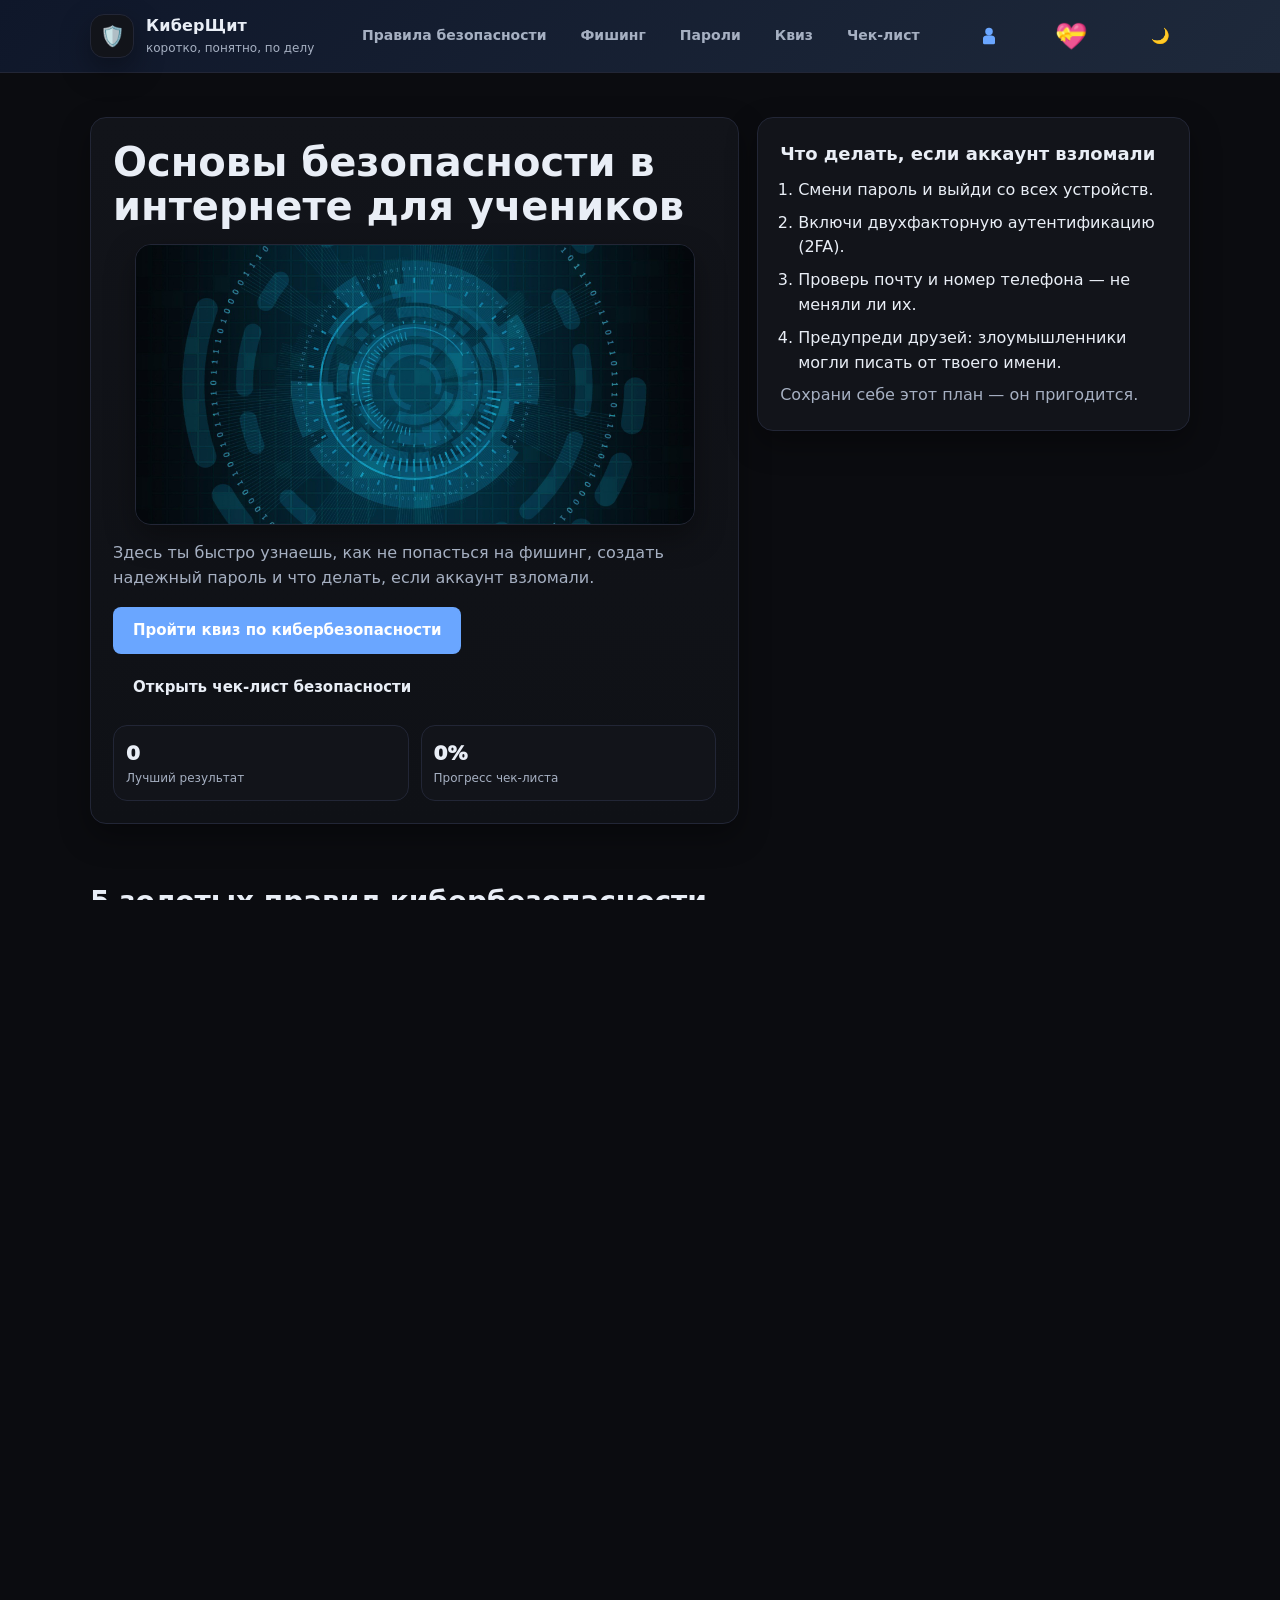
<file: index.html>
<!doctype html>
<html lang="ru">
<head>
  <meta charset="utf-8" />
  <meta name="viewport" content="width=device-width, initial-scale=1" />

  <title>КиберЩит — основы кибербезопасности для учеников</title>
  <meta
    name="description"
    content="КиберЩит — учебный сайт по кибербезопасности для учеников: фишинг, надежные пароли, 2FA, чек-лист безопасности и мини-квиз."
  />
  <meta name="robots" content="index, follow, max-snippet:-1, max-image-preview:large, max-video-preview:-1" />
  <link rel="canonical" href="https://hehertyuip-ui.github.io/burtevmax/" />

  <meta property="og:type" content="website" />
  <meta property="og:locale" content="ru_RU" />
  <meta property="og:title" content="КиберЩит — основы кибербезопасности для учеников" />
  <meta
    property="og:description"
    content="Учебный сайт по кибербезопасности: фишинг, пароли, 2FA, чек-лист и мини-квиз."
  />
  <meta property="og:url" content="https://hehertyuip-ui.github.io/burtevmax/" />
  <meta property="og:site_name" content="КиберЩит" />
  <meta property="og:image" content="https://hehertyuip-ui.github.io/burtevmax/главная.jpg" />

  <meta name="twitter:card" content="summary_large_image" />
  <meta name="twitter:title" content="КиберЩит — основы кибербезопасности для учеников" />
  <meta
    name="twitter:description"
    content="Учебный сайт по кибербезопасности: фишинг, пароли, 2FA, чек-лист и мини-квиз."
  />
  <meta name="twitter:image" content="https://hehertyuip-ui.github.io/burtevmax/главная.jpg" />

  <meta name="theme-color" content="#0f172a" />

  <script type="application/ld+json">
  {
    "@context": "https://schema.org",
    "@type": "WebSite",
    "name": "КиберЩит",
    "url": "https://hehertyuip-ui.github.io/burtevmax/",
    "inLanguage": "ru",
    "description": "Учебный сайт по кибербезопасности для учеников: фишинг, надежные пароли, 2FA, чек-лист безопасности и мини-квиз."
  }
  </script>

  <link rel="stylesheet" href="style.css" />
</head>
<body>

  <a class="skip" href="#main">Перейти к содержанию</a>

  <header class="topbar">
    <div class="container topbar__inner">
      <div class="brand">
        <span class="brand__badge" aria-hidden="true">🛡️</span>
        <div class="brand__text">
          <div class="brand__title">КиберЩит</div>
          <div class="brand__subtitle">коротко, понятно, по делу</div>
        </div>
      </div>

      <button class="hamburger" aria-label="Открыть меню" type="button">☰</button>

      <nav class="nav" aria-label="Навигация">
        <a href="#rules">Правила безопасности</a>
        <a href="#phishing">Фишинг</a>
        <a href="#password">Пароли</a>
        <a href="#quiz">Квиз</a>
        <a href="#checklist">Чек-лист</a>
      </nav>

      <button class="register-visual" id="registerBtn" type="button" aria-label="Открыть форму регистрации">
        <svg viewBox="0 0 64 64" xmlns="http://www.w3.org/2000/svg" class="register-icon-svg">
          <circle cx="32" cy="20" r="10" fill="currentColor"/>
          <path d="M 16 38 Q 16 30 32 30 Q 48 30 48 38 L 48 50 Q 48 54 44 54 L 20 54 Q 16 54 16 50 Z" fill="currentColor"/>
        </svg>
      </button>

      <button class="donate-icon" id="donateBtn" type="button" aria-label="Поддержать проект денежной помощью">💝</button>

      <button class="btn btn--ghost" id="themeBtn" type="button" aria-label="Переключить тему">
        🌙
      </button>
    </div>
  </header>

  <main id="main">
    <section class="hero">
      <div class="container hero__grid">
        <div class="hero__content">
          <h1>Основы безопасности в интернете для учеников</h1>

          <img
            src="главная.jpg"
            alt="Иллюстрация по теме кибербезопасности и защиты личных данных в интернете"
            class="hero__img"
          />

          <p class="lead">
            Здесь ты быстро узнаешь, как не попасться на фишинг, создать надежный пароль
            и что делать, если аккаунт взломали.
          </p>
          <div class="hero__actions">
            <a class="btn" href="#quiz">Пройти квиз по кибербезопасности</a>
            <a class="btn btn--ghost" href="#checklist">Открыть чек-лист безопасности</a>
          </div>

          <div class="stats" role="list">
            <div class="stat" role="listitem">
              <div class="stat__num" id="scoreSaved">0</div>
              <div class="stat__label">Лучший результат</div>
            </div>
            <div class="stat" role="listitem">
              <div class="stat__num" id="checkSaved">0%</div>
              <div class="stat__label">Прогресс чек-листа</div>
            </div>
          </div>
        </div>

        <aside class="hero__card" aria-label="Что делать при взломе аккаунта">
          <h2 class="h3">Что делать, если аккаунт взломали</h2>
          <ol class="steps">
            <li>Смени пароль и выйди со всех устройств.</li>
            <li>Включи двухфакторную аутентификацию (2FA).</li>
            <li>Проверь почту и номер телефона — не меняли ли их.</li>
            <li>Предупреди друзей: злоумышленники могли писать от твоего имени.</li>
          </ol>
          <p class="muted">Сохрани себе этот план — он пригодится.</p>
        </aside>
      </div>
    </section>

    <section id="rules" class="section">
      <div class="container">
        <h2>5 золотых правил кибербезопасности</h2>
        <div class="grid cards">
          <article class="card">
            <h3>1) Не кликай в спешке</h3>
            <p>Если тебя торопят словами «срочно», «сейчас» или «последний шанс», это может быть признаком мошенничества.</p>
          </article>
          <article class="card">
            <h3>2) Проверяй адрес сайта</h3>
            <p>Одна лишняя буква в домене может означать, что перед тобой поддельный сайт.</p>
          </article>
          <article class="card">
            <h3>3) Используй длинные пароли</h3>
            <p>Лучше длинная парольная фраза, чем простой пароль вроде «qwerty123». Желательно от 12 символов.</p>
          </article>
          <article class="card">
            <h3>4) Включай 2FA</h3>
            <p>Даже если пароль украли, дополнительный шаг защиты помогает сохранить аккаунт.</p>
          </article>
          <article class="card">
            <h3>5) Не передавай личные данные</h3>
            <p>Коды из SMS, пароли и данные карты нельзя сообщать никому, даже если пишут от имени поддержки.</p>
          </article>
        </div>
      </div>
    </section>

    <section id="phishing" class="section section--alt">
      <div class="container">
        <h2>Как распознать фишинг</h2>
        <p class="muted">Выбери вариант, который выглядит безопаснее. Потом увидишь объяснение.</p>

        <img
          src="фишинг.jpg"
          alt="Пример фишингового письма и безопасного письма для обучения"
          class="section__img"
        />

        <div class="phish">
          <div class="phish__mail" id="mailA" tabindex="0" role="button" aria-label="Письмо А">
            <div class="phish__head">
              <span class="tag">Письмо A</span>
              <span class="from">От: security@paypaI.com</span>
            </div>
            <div class="phish__body">
              Мы обнаружили подозрительную активность. Срочно подтвердите аккаунт по ссылке:
              <span class="linklike">https://paypaI.com/verify</span>
            </div>
          </div>

          <div class="phish__mail" id="mailB" tabindex="0" role="button" aria-label="Письмо Б">
            <div class="phish__head">
              <span class="tag tag--good">Письмо B</span>
              <span class="from">От: no-reply@paypal.com</span>
            </div>
            <div class="phish__body">
              Для входа в аккаунт используйте официальный сайт вручную, а не ссылку из письма.
              Если это были не вы — смените пароль в настройках.
            </div>
          </div>
        </div>

        <div class="notice" id="phishResult" aria-live="polite">
          Нажми на письмо A или B.
        </div>
      </div>
    </section>

    <section id="password" class="section">
      <div class="container">
        <h2>Проверка силы пароля</h2>
        <p class="muted">
          Не вводи сюда настоящий пароль от аккаунтов — придумай учебный пример.
        </p>

        <img
          src="пароль.jpg"
          alt="Иллюстрация надежного хранения паролей и защиты аккаунтов"
          class="section__img"
        />

        <div class="panel">
          <label class="label" for="pwd">Введите пример пароля</label>
          <div class="row">
            <input id="pwd" class="input" type="password" placeholder="Например: kotik-2026-super!" />
            <button class="btn btn--ghost" id="togglePwd" type="button">Показать</button>
          </div>

          <div class="meter" aria-label="Сила пароля">
            <div class="meter__bar" id="meterBar"></div>
          </div>
          <div class="row row--between">
            <div class="pill" id="pwdLevel">—</div>
            <div class="muted" id="pwdHint">Добавь длину, разные символы и уникальность.</div>
          </div>
        </div>
      </div>
    </section>

    <section id="quiz" class="section section--alt">
      <div class="container">
        <h2>Мини-квиз по кибербезопасности</h2>
        <div class="quiz panel">
          <div class="row row--between">
            <div class="pill" id="qProgress">Вопрос 1/5</div>
            <div class="pill pill--ok" id="qScore">0 баллов</div>
          </div>

          <h3 class="quiz__q" id="qText">—</h3>
          <div class="quiz__answers" id="qAnswers"></div>

          <div class="notice" id="qNotice" aria-live="polite"></div>

          <div class="row row--between">
            <button class="btn btn--ghost" id="qRestart" type="button">Начать заново</button>
            <button class="btn" id="qNext" type="button" disabled>Дальше</button>
          </div>
        </div>
      </div>
    </section>

    <section id="checklist" class="section">
      <div class="container">
        <h2>Чек-лист цифровой безопасности</h2>
        <p class="muted">Отмечай выполненное — прогресс сохранится в браузере.</p>

        <div class="panel">
          <div class="row row--between">
            <div class="pill" id="clProgress">0/6</div>
            <button class="btn btn--ghost" id="clReset" type="button">Сбросить</button>
          </div>

          <ul class="checklist" id="clList">
            <li><label><input type="checkbox" data-id="1"> Включил(а) 2FA в основных аккаунтах</label></li>
            <li><label><input type="checkbox" data-id="2"> Использую длинные и разные пароли для разных сервисов</label></li>
            <li><label><input type="checkbox" data-id="3"> Не отправляю коды из SMS и почты никому</label></li>
            <li><label><input type="checkbox" data-id="4"> Проверяю домен сайта перед входом</label></li>
            <li><label><input type="checkbox" data-id="5"> Не скачиваю файлы из сомнительных источников</label></li>
            <li><label><input type="checkbox" data-id="6"> У меня есть план действий при взломе аккаунта</label></li>
          </ul>
        </div>
      </div>
    </section>

    <section class="feedback-section" id="feedback">
      <div class="container">
        <h2 class="feedback-section__title">Оставить мнение о сайте</h2>
        <p class="feedback-section__subtitle">Расскажи нам, что ты думаешь о КиберЩите и что можно улучшить</p>

        <form class="feedback-form" method="post">
          <div class="form-group">
            <label class="form-group__label" for="feedback-name">Твоё имя <span class="form-group__required">*</span></label>
            <input type="text" id="feedback-name" name="name" placeholder="Как тебя зовут?" />
          </div>

          <div class="form-group">
            <label class="form-group__label" for="feedback-email">Email <span class="form-group__required">*</span></label>
            <input type="email" id="feedback-email" name="email" placeholder="твой@email.com" />
          </div>

          <div class="form-group">
            <label class="form-group__label" for="feedback-message">Твоё мнение <span class="form-group__required">*</span></label>
            <textarea id="feedback-message" name="message" placeholder="Напиши, что тебе понравилось или что можно улучшить..."></textarea>
          </div>

          <div class="checkbox-group">
            <label class="checkbox-item">
              <input type="checkbox" name="agree" />
              <span class="checkbox-label">Я согласен(на) с обработкой мой данных</span>
            </label>
          </div>

          <div class="form-actions">
            <button class="register-btn" type="submit">Отправить отзыв</button>
            <button class="btn btn--ghost" type="reset">Очистить</button>
          </div>
        </form>
      </div>
    </section>



    <section class="payment-section" id="support">
      <div class="container">
        <div class="panel">
          <h2>Поддержите проект</h2>
          <p class="muted">Нажмите кнопку ниже, чтобы поддержать проект и отправить выбранную сумму.</p>
          <div class="form-actions" style="margin-top: 24px;">
            <button class="btn" id="donateBtn" type="button">Отправить деньги</button>
          </div>
        </div>
      </div>
    </section>


    </section>

    <div class="modal" id="donateModal" aria-hidden="true">
      <div class="modal__overlay"></div>
      <div class="modal__content panel">
        <button class="modal__close" aria-label="Закрыть" type="button">&times;</button>
        <h2>Выберите сумму</h2>
        <div class="payment-options" id="modalOptions">
          <button class="payment-option" data-amount="5" type="button">5€</button>
          <button class="payment-option" data-amount="10" type="button">10€</button>
          <button class="payment-option" data-amount="15" type="button">15€</button>
        </div>
        <div class="form-actions" style="margin-top: 24px;">
          <button class="pay-btn" id="modalSendBtn" type="button">Отправить</button>
        </div>
      </div>
    </div>

    <footer class="footer">
      <div class="container footer__inner">
        <p>© <span id="year"></span> КиберЩит. Учебный проект по кибербезопасности.</p>
        <p class="muted">Если сомневаешься — лучше переспроси взрослого или преподавателя и не спеши.</p>
      </div>
    </footer>
  </main>

  <div class="modal" id="registerModal" aria-hidden="true" role="dialog" aria-labelledby="registerModalTitle">
    <div class="modal__overlay"></div>
    <div class="modal__content">
      <button class="modal__close" id="closeRegister" aria-label="Закрыть окно регистрации">✕</button>
      
      <h2 class="modal__title" id="registerModalTitle">Регистрация</h2>
      <div id="registerMessage" class="register-message" aria-live="polite" aria-atomic="true"></div>
      
      <form class="registration-form" id="registerForm" novalidate>
        <fieldset>
          <legend class="sr-only">Данные для регистрации</legend>
          
          <div class="form-group">
            <label for="register-username" class="form-label">Имя пользователя</label>
            <input 
              type="text" 
              id="register-username" 
              name="username" 
              class="form-input"
              placeholder="Введи своё имя"
              minlength="3"
              maxlength="30"
              required 
              aria-required="true"
              aria-describedby="username-error"
            />
            <span id="username-error" class="form-error" role="alert"></span>
          </div>
          
          <div class="form-group">
            <label for="register-email" class="form-label">Email</label>
            <input 
              type="email" 
              id="register-email" 
              name="email" 
              class="form-input"
              placeholder="твой@email.com"
              required 
              aria-required="true"
              aria-describedby="email-error"
            />
            <span id="email-error" class="form-error" role="alert"></span>
          </div>
          
          <div class="form-group">
            <label for="register-password" class="form-label">Пароль</label>
            <input 
              type="password" 
              id="register-password" 
              name="password" 
              class="form-input"
              placeholder="Минимум 8 символов"
              minlength="8"
              maxlength="100"
              required 
              aria-required="true"
              aria-describedby="password-error"
            />
            <span id="password-error" class="form-error" role="alert"></span>
          </div>
          
          <div class="form-group">
            <label for="register-confirm" class="form-label">Подтверди пароль</label>
            <input 
              type="password" 
              id="register-confirm" 
              name="confirm" 
              class="form-input"
              placeholder="Повтори пароль"
              minlength="8"
              maxlength="100"
              required 
              aria-required="true"
              aria-describedby="confirm-error"
            />
            <span id="confirm-error" class="form-error" role="alert"></span>
          </div>
        </fieldset>
        
        <div class="form-actions">
          <button type="submit" class="btn btn--primary" id="registerSubmit">Зарегистрироваться</button>
          <button type="button" class="btn btn--secondary" id="cancelRegister">Отмена</button>
        </div>
      </form>
      
      <p class="modal__footer">
        Уже есть аккаунт? <button type="button" class="link-button" id="switchToLogin">Войдите</button>
      </p>
    </div>
  </div>

  <script src="script.js"></script>
</body>
</html>
</file>
<file: style.css>
:root{
  --bg:#0b0c10;
  --panel:#12141a;
  --panel2:#0f1116;
  --text:#e9eef6;
  --muted:#a6b0c2;
  --line:#222636;
  --accent:#6aa6ff;
  --ok:#4cd07d;
  --warn:#ffcc66;
  --bad:#ff6a6a;
  --shadow: 0 12px 30px rgba(0,0,0,.35);
  --radius: 16px;
  --container: 1100px;
}

[data-theme="light"]{
  --bg:#f6f7fb;
  --panel:#ffffff;
  --panel2:#f0f2f8;
  --text:#141823;
  --muted:#4c556a;
  --line:#dfe4f0;
  --accent:#2b6cff;
  --shadow: 0 10px 26px rgba(18,20,26,.12);
}

*{box-sizing:border-box; margin:0; padding:0}
html{width:100%; height:100%; overflow-x:hidden}
body{
  width:100%;
  height:100%;
  margin:0;
  padding:0;
  font-family: system-ui, -apple-system, Segoe UI, Roboto, Arial, sans-serif;
  background: var(--bg);
  color: var(--text);
  line-height: 1.55;
  -webkit-font-smoothing: antialiased;
  -moz-osx-font-smoothing: grayscale;
  overflow-x: hidden;
}

.container{
  width:min(var(--container), calc(100% - 32px));
  margin:0 auto;
}

.skip{
  position:absolute;
  left:-9999px;
  top:0;
  background:var(--accent);
  color:#fff;
  padding:10px 12px;
  border-radius:10px;
}
.skip:focus{left:12px; top:12px; z-index:9999}

.topbar{
  position:sticky;
  top:0;
  z-index:50;
  background: linear-gradient(135deg, #0f172a, #1e293b);
  backdrop-filter: blur(10px);
  border-bottom:1px solid var(--line);
  width:100%;
}

.topbar__inner{
  display:flex;
  align-items:center;
  justify-content:space-between;
  gap:14px;
  padding:14px 0;
}

.brand{display:flex; align-items:center; gap:12px;}
.brand__badge{
  width:44px; height:44px;
  display:grid; place-items:center;
  background: var(--panel);
  border:1px solid var(--line);
  border-radius:14px;
  box-shadow: var(--shadow);
  font-size:20px;
}
.brand__title{font-weight:900; letter-spacing:.2px}
.brand__subtitle{font-size:12px; color:var(--muted)}

.nav{display:flex; gap:14px; flex-wrap:wrap}
.nav a{
  color:var(--muted);
  text-decoration:none;
  font-weight:700;
  font-size:14px;
  padding:8px 10px;
  border-radius:12px;
}
.nav a:hover{background:var(--panel); color:var(--text)}

.hamburger {
  display: none;
  background: none;
  border: none;
  color: var(--text);
  font-size: 24px;
  cursor: pointer;
  padding: 8px;
  border-radius: 12px;
}
.hamburger:hover {
  background: var(--panel);
}

@media (max-width: 768px) {
  .hamburger {
    display: block;
  }
  .nav {
    display: none;
    position: absolute;
    top: 100%;
    left: 0;
    right: 0;
    background: var(--panel);
    border: 1px solid var(--line);
    border-radius: var(--radius);
    padding: 14px;
    box-shadow: var(--shadow);
    flex-direction: column;
    gap: 10px;
  }
  .nav.nav--open {
    display: flex;
  }
}

.btn{
  display:inline-flex;
  align-items:center;
  justify-content:center;
  gap:10px;
  padding:10px 14px;
  border-radius:14px;
  border:1px solid transparent;
  background: var(--accent);
  color:#fff;
  text-decoration:none;
  font-weight:900;
  cursor:pointer;
}
.btn--ghost{
  background: transparent;
  border-color: var(--line);
  color: var(--text);
}
.btn:active{transform: translateY(1px)}

.hero{
  padding:44px 0 20px;
}
.hero__grid{
  display:grid;
  grid-template-columns: 1.2fr .8fr;
  gap:18px;
  align-items:start;
}
@media (max-width: 900px){
  .hero__grid{grid-template-columns: 1fr}
}

.hero__content{
  background: linear-gradient(180deg, var(--panel), var(--panel2));
  border:1px solid var(--line);
  border-radius: var(--radius);
  padding:22px;
  box-shadow: var(--shadow);
}
.hero__card{
  background: var(--panel);
  border:1px solid var(--line);
  border-radius: var(--radius);
  padding:22px;
  box-shadow: var(--shadow);
}
h1{margin:0 0 10px; font-size: clamp(26px, 3.2vw, 40px); line-height:1.1}
h2{margin:0 0 14px; font-size: clamp(20px, 2.2vw, 28px)}
.h3{margin:0 0 10px; font-size:18px}
.lead{color:var(--muted); margin:0 0 16px}
.muted{color:var(--muted)}
.hero__actions{display:flex; gap:10px; flex-wrap:wrap; margin:14px 0 8px}

.stats{display:flex; gap:12px; margin-top:14px; flex-wrap:wrap}
.stat{
  flex:1;
  min-width: 160px;
  background: var(--panel);
  border:1px solid var(--line);
  border-radius: 14px;
  padding:12px;
}
.stat__num{font-weight:1000; font-size:20px}
.stat__label{color:var(--muted); font-size:12px}

.section{padding:36px 0}
.section--alt{
  background: color-mix(in oklab, var(--panel), transparent 10%);
  border-top:1px solid var(--line);
  border-bottom:1px solid var(--line);
}

.grid.cards{
  display:grid;
  grid-template-columns: repeat(3, 1fr);
  gap:12px;
}
@media (max-width: 900px){
  .grid.cards{grid-template-columns: 1fr}
}
.card{
  background: var(--panel);
  border:1px solid var(--line);
  border-radius: var(--radius);
  padding:16px;
  box-shadow: var(--shadow);
}
.card h3{margin:0 0 8px; font-size:16px}
.card p{margin:0; color:var(--muted)}

.panel{
  background: var(--panel);
  border:1px solid var(--line);
  border-radius: var(--radius);
  padding:16px;
  box-shadow: var(--shadow);
}

.steps{margin:0; padding-left:18px}
.steps li{margin:8px 0}
.label{display:block; font-weight:800; margin-bottom:8px}
.input{
  width:100%;
  padding:12px 12px;
  border-radius: 14px;
  border:1px solid var(--line);
  background: var(--panel2);
  color: var(--text);
  outline:none;
}
.row{display:flex; gap:10px; align-items:center; margin:10px 0}
.row--between{justify-content:space-between; flex-wrap:wrap}

.meter{
  height:12px;
  border-radius: 999px;
  border:1px solid var(--line);
  background: var(--panel2);
  overflow:hidden;
}
.meter__bar{
  height:100%;
  width:0%;
  background: var(--bad);
  transition: width .2s ease;
}

.pill{
  display:inline-flex;
  align-items:center;
  gap:8px;
  padding:6px 10px;
  border-radius: 999px;
  border:1px solid var(--line);
  background: var(--panel2);
  font-weight:800;
  font-size:12px;
}
.pill--ok{border-color: color-mix(in oklab, var(--ok), var(--line) 60%)}

.phish{
  display:grid;
  grid-template-columns: 1fr 1fr;
  gap:12px;
  margin-top:12px;
}
@media (max-width: 900px){
  .phish{grid-template-columns: 1fr}
}
.phish__mail{
  background: var(--panel);
  border:1px solid var(--line);
  border-radius: var(--radius);
  padding:14px;
  box-shadow: var(--shadow);
  cursor:pointer;
}
.phish__mail:hover{transform: translateY(-1px)}
.phish__head{
  display:flex;
  justify-content:space-between;
  gap:10px;
  margin-bottom:10px;
}
.tag{
  font-weight:1000;
  font-size:12px;
  padding:5px 10px;
  border-radius:999px;
  background: color-mix(in oklab, var(--bad), transparent 70%);
  border:1px solid color-mix(in oklab, var(--bad), var(--line) 60%);
}
.tag--good{
  background: color-mix(in oklab, var(--ok), transparent 75%);
  border:1px solid color-mix(in oklab, var(--ok), var(--line) 60%);
}
.from{color:var(--muted); font-size:12px}
.linklike{color:var(--accent); font-weight:900}

.notice{
  margin-top:12px;
  padding:12px;
  border-radius: var(--radius);
  border:1px dashed var(--line);
  background: var(--panel2);
  color: var(--muted);
}

.quiz__q{margin:10px 0 10px}
.quiz__answers{
  display:grid;
  gap:10px;
  margin-bottom:10px;
}
.answer{
  text-align:left;
  padding:12px;
  border-radius: var(--radius);
  border:1px solid var(--line);
  background: var(--panel2);
  color: var(--text);
  cursor:pointer;
  font-weight:800;
}
.answer:hover{border-color: color-mix(in oklab, var(--accent), var(--line) 50%)}
.answer[disabled]{opacity:.7; cursor:not-allowed}
.answer--ok{border-color: color-mix(in oklab, var(--ok), var(--line) 40%)}
.answer--bad{border-color: color-mix(in oklab, var(--bad), var(--line) 40%)}

.checklist{list-style:none; padding:0; margin:10px 0 0; display:grid; gap:10px}
.checklist li{
  padding:12px;
  border:1px solid var(--line);
  border-radius: var(--radius);
  background: var(--panel2);
}
.checklist input{transform: translateY(1px); margin-right:10px}

.footer{
  border-top:1px solid var(--line);
  padding:22px 0;
}
.footer__inner{display:flex; flex-direction:column; gap:6px}
.hero__img,
.section__img {
  width: 100%;
  max-width: 560px;
  display: block;
  margin: 16px auto;
  border-radius: 16px;
  border: 1px solid var(--line);
  box-shadow: var(--shadow);
}

.register-btn {
  display: inline-flex;
  align-items: center;
  justify-content: center;
  gap: 10px;
  padding: 12px 20px;
  border-radius: var(--radius);
  border: 1px solid transparent;
  background: var(--accent);
  color: #fff;
  text-decoration: none;
  font-weight: 900;
  cursor: pointer;
  transition: all 0.2s ease;
  font-size: 14px;
}
.register-btn:hover {
  transform: translateY(-2px);
  box-shadow: 0 8px 20px rgba(107, 170, 255, 0.3);
}
.register-btn:focus {
  outline: 2px solid var(--accent);
  outline-offset: 2px;
}
.register-btn:active {
  transform: translateY(0);
}
.register-btn:disabled {
  opacity: 0.6;
  cursor: not-allowed;
  transform: none;
}

.feedback-section {
  background: linear-gradient(180deg, var(--panel), var(--panel2));
  border: 1px solid var(--line);
  border-radius: var(--radius);
  padding: 22px;
  box-shadow: var(--shadow);
  margin-top: 22px;
}
.feedback-section__title {
  margin: 0 0 8px;
  font-size: 20px;
  font-weight: 900;
}
.feedback-section__subtitle {
  color: var(--muted);
  margin: 0 0 20px;
  font-size: 14px;
}

.feedback-form {
  display: flex;
  flex-direction: column;
  gap: 16px;
}

.form-group {
  display: flex;
  flex-direction: column;
  gap: 8px;
}
.form-group__label {
  display: block;
  font-weight: 800;
  font-size: 14px;
  margin: 0;
}
.form-group__required {
  color: var(--bad);
}

.feedback-form input[type="text"],
.feedback-form input[type="email"],
.feedback-form textarea,
.feedback-form select {
  width: 100%;
  padding: 12px 12px;
  border-radius: 12px;
  border: 1px solid var(--line);
  background: var(--panel2);
  color: var(--text);
  font-family: inherit;
  font-size: 14px;
  outline: none;
  transition: all 0.2s ease;
}
.feedback-form textarea {
  resize: vertical;
  min-height: 120px;
}
.feedback-form input[type="text"]:hover,
.feedback-form input[type="email"]:hover,
.feedback-form textarea:hover,
.feedback-form select:hover {
  border-color: var(--accent);
}
.feedback-form input[type="text"]:focus,
.feedback-form input[type="email"]:focus,
.feedback-form textarea:focus,
.feedback-form select:focus {
  border-color: var(--accent);
  background: var(--panel);
  box-shadow: 0 0 0 3px rgba(107, 170, 255, 0.1);
}
.feedback-form input[type="text"]:disabled,
.feedback-form input[type="email"]:disabled,
.feedback-form textarea:disabled,
.feedback-form select:disabled {
  opacity: 0.6;
  cursor: not-allowed;
  background: var(--panel2);
}

.checkbox-group,
.radio-group {
  display: flex;
  flex-direction: column;
  gap: 10px;
}
.checkbox-item,
.radio-item {
  display: flex;
  align-items: center;
  gap: 10px;
  cursor: pointer;
}
.feedback-form input[type="checkbox"],
.feedback-form input[type="radio"] {
  width: 18px;
  height: 18px;
  accent-color: var(--accent);
  cursor: pointer;
  flex-shrink: 0;
}
.feedback-form input[type="checkbox"]:focus,
.feedback-form input[type="radio"]:focus {
  outline: 2px solid var(--accent);
  outline-offset: 2px;
}
.feedback-form input[type="checkbox"]:disabled,
.feedback-form input[type="radio"]:disabled {
  opacity: 0.6;
  cursor: not-allowed;
}
.checkbox-label,
.radio-label {
  cursor: pointer;
  user-select: none;
  font-size: 14px;
}

.form-actions {
  display: flex;
  gap: 10px;
  flex-wrap: wrap;
  margin-top: 16px;
}
.form-actions .register-btn {
  flex: 1;
  min-width: 140px;
}
.form-actions .btn--ghost {
  flex: 1;
  min-width: 140px;
}
@media (max-width: 600px) {
  .form-actions {
    flex-direction: column;
  }
  .form-actions .register-btn,
  .form-actions .btn--ghost {
    width: 100%;
  }
}

.payment-section {
  padding: 36px 0;
}
.payment-section__title {
  margin: 0 0 8px;
  font-size: clamp(20px, 2.2vw, 28px);
  font-weight: 900;
}
.payment-section__subtitle {
  color: var(--muted);
  margin: 0 0 20px;
  font-size: 14px;
}

.payment-options {
  display: grid;
  grid-template-columns: repeat(3, 1fr);
  gap: 12px;
  margin-top: 18px;
}
@media (max-width: 900px) {
  .payment-options {
    grid-template-columns: repeat(2, 1fr);
  }
}
@media (max-width: 600px) {
  .payment-options {
    grid-template-columns: 1fr;
  }
}

.payment-card {
  background: var(--panel);
  border: 2px solid var(--line);
  border-radius: var(--radius);
  padding: 20px;
  box-shadow: var(--shadow);
  cursor: pointer;
  transition: all 0.2s ease;
  text-align: center;
}
.payment-card:hover {
  border-color: var(--accent);
  transform: translateY(-2px);
  box-shadow: 0 12px 30px rgba(107, 170, 255, 0.2);
}
.payment-card:focus-within {
  border-color: var(--accent);
  outline: none;
}
.payment-card.active {
  border-color: var(--accent);
  background: color-mix(in oklab, var(--panel), var(--accent) 5%);
  box-shadow: 0 12px 30px rgba(107, 170, 255, 0.2);
}
.payment-card__icon {
  font-size: 32px;
  margin-bottom: 12px;
}
.payment-card__title {
  margin: 0 0 8px;
  font-size: 16px;
  font-weight: 900;
}
.payment-card__description {
  color: var(--muted);
  margin: 0 0 12px;
  font-size: 12px;
}

.payment-option {
  background: var(--panel);
  border: 2px solid var(--line);
  border-radius: var(--radius);
  padding: 20px;
  box-shadow: var(--shadow);
  cursor: pointer;
  transition: all 0.2s ease;
  text-align: center;
  font-weight: 900;
}
.payment-option:hover {
  border-color: var(--accent);
  transform: translateY(-2px);
  box-shadow: 0 12px 30px rgba(107, 170, 255, 0.2);
}
.payment-option.active {
  border-color: var(--accent);
  background: color-mix(in oklab, var(--panel), var(--accent) 5%);
}

.payment-card input[type="radio"] {
  display: none;
}
.payment-card input[type="radio"] + .payment-card__content {
  transition: all 0.2s ease;
}
.payment-card input[type="radio"]:checked + .payment-card__content {
  color: var(--accent);
}
.payment-card input[type="radio"]:checked ~ .payment-card {
  border-color: var(--accent);
}

.payment-card__radio {
  position: relative;
  display: flex;
  align-items: center;
  justify-content: center;
  gap: 8px;
  margin-top: 12px;
  padding-top: 12px;
  border-top: 1px solid var(--line);
}
.payment-card__radio input[type="radio"] {
  width: 18px;
  height: 18px;
  accent-color: var(--accent);
  cursor: pointer;
}

.feedback-form textarea::placeholder,
.feedback-form input[type="text"]::placeholder,
.feedback-form input[type="email"]::placeholder {
  color: var(--muted);
  opacity: 0.7;
}

.feedback-form select {
  appearance: none;
  background-image: url("data:image/svg+xml,%3Csvg xmlns='http://www.w3.org/2000/svg' width='12' height='12' viewBox='0 0 12 12'%3E%3Cpath fill='%236aa6ff' d='M6 9L1 4h10z'/%3E%3C/svg%3E");
  background-repeat: no-repeat;
  background-position: right 12px center;
  padding-right: 32px;
}

.form-group--error input,
.form-group--error textarea,
.form-group--error select {
  border-color: var(--bad);
}
.form-group--error input:focus,
.form-group--error textarea:focus,
.form-group--error select:focus {
  box-shadow: 0 0 0 3px rgba(255, 106, 106, 0.1);
}
.form-group--success input,
.form-group--success textarea,
.form-group--success select {
  border-color: var(--ok);
}
.form-group--success input:focus,
.form-group--success textarea:focus,
.form-group--success select:focus {
  box-shadow: 0 0 0 3px rgba(76, 208, 125, 0.1);
}

.form-error {
  color: var(--bad);
  font-size: 12px;
  margin-top: -6px;
}

.form-helper {
  color: var(--muted);
  font-size: 12px;
  margin-top: -6px;
}

.payment-wrapper {
  display: grid;
  gap: 16px;
}
.payment-wrapper__label {
  font-weight: 800;
  font-size: 14px;
  margin: 0;
}

.sr-only {
  position: absolute;
  width: 1px;
  height: 1px;
  padding: 0;
  margin: -1px;
  overflow: hidden;
  clip: rect(0, 0, 0, 0);
  white-space: nowrap;
  border-width: 0;
}

.pay-btn {
  display: inline-flex;
  align-items: center;
  justify-content: center;
  gap: 10px;
  padding: 12px 20px;
  border-radius: var(--radius);
  border: 1px solid transparent;
  background: var(--accent);
  color: #fff;
  text-decoration: none;
  font-weight: 900;
  cursor: pointer;
  transition: all 0.2s ease;
  font-size: 14px;
}
.pay-btn:hover {
  transform: translateY(-2px);
  box-shadow: 0 8px 20px rgba(107, 170, 255, 0.3);
}
.pay-btn:focus {
  outline: 2px solid var(--accent);
  outline-offset: 2px;
}
.pay-btn:active {
  transform: translateY(0);
}
.pay-btn:disabled {
  opacity: 0.6;
  cursor: not-allowed;
  transform: none;
}

.modal {
  position: fixed;
  top: 0;
  left: 0;
  width: 100%;
  height: 100%;
  display: none;
  align-items: center;
  justify-content: center;
  z-index: 1000;
}
.modal[data-open="true"],
.modal.open {
  display: flex;
}
.modal__overlay {
  position: absolute;
  top: 0; left: 0; right: 0; bottom: 0;
  background: rgba(0,0,0,0.5);
}
.modal__content {
  position: relative;
  max-width: 400px;
  width: 90%;
  z-index: 1;
}
.modal__close {
  position: absolute;
  top: 10px;
  right: 10px;
  background: none;
  border: none;
  font-size: 24px;
  color: var(--text);
  cursor: pointer;
}
.modal__close:hover {
  color: var(--accent);
}

#donate {
  padding: 36px 0;
}
#donate .panel {
  background: var(--panel);
  border: 1px solid var(--line);
  border-radius: var(--radius);
  padding: 22px;
  box-shadow: var(--shadow);
  text-align: center;
}
#donate .panel h2 {
  margin-top: 0;
}
#donate #donateBtn {
  margin: 0 auto;
  min-width: 180px;
  display: block;
}

.modal__content {
  background: var(--panel);
  border: 1px solid var(--line);
  border-radius: var(--radius);
  padding: 22px;
  box-shadow: var(--shadow);
  max-width: 320px;
}

#modalOptions {
  display: flex;
  gap: 10px;
  flex-wrap: wrap;
  justify-content: center;
  margin: 18px 0;
}
#modalOptions .payment-option {
  flex: 1 1 80px;
  text-align: center;
  color: var(--text);
}
#modalOptions .payment-option:hover,
#modalOptions .payment-option:focus {
  color: var(--text);
}
#modalOptions .payment-option.active {
  color: var(--text);
}
@media (max-width: 600px) {
  #modalOptions {
    flex-direction: column;
  }
  #modalOptions .payment-option {
    width: 100%;
  }
}

.payment-option:focus {
  outline: 2px solid var(--accent);
  outline-offset: 2px;
}
.payment-option.active {
  border-color: var(--accent);
  background: color-mix(in oklab, var(--panel), var(--accent) 10%);
}

.donate-icon {
  width: 44px;
  height: 44px;
  min-width: 44px;
  padding: 8px;
  background: transparent;
  border: 2px solid transparent;
  border-radius: 10px;
  font-size: 26px;
  cursor: pointer;
  transition: all 0.3s cubic-bezier(0.34, 1.56, 0.64, 1);
  display: flex;
  align-items: center;
  justify-content: center;
  position: relative;
}

.donate-icon::before {
  content: '';
  position: absolute;
  inset: -2px;
  border-radius: 10px;
  background: linear-gradient(135deg, #ff6b6b, #ff8787);
  opacity: 0;
  transition: opacity 0.3s ease;
  z-index: -1;
}

.donate-icon:hover {
  background: color-mix(in oklab, #ff6b6b, transparent 85%);
  border-color: #ff6b6b;
  transform: scale(1.15) translateY(-2px);
  box-shadow: 0 8px 20px rgba(255, 107, 107, 0.3);
}

.donate-icon:active {
  transform: scale(0.98) translateY(0);
}

.donate-icon:focus {
  outline: 2px solid #ff6b6b;
  outline-offset: 2px;
}

@keyframes pulse-donate {
  0%, 100% {
    opacity: 1;
  }
  50% {
    opacity: 0.7;
  }
}

.donate-icon:hover {
  animation: pulse-donate 1.5s ease-in-out infinite;
}

.register-visual {
  width: 44px;
  height: 44px;
  min-width: 44px;
  padding: 8px;
  background: transparent;
  border: 2px solid transparent;
  border-radius: 10px;
  cursor: pointer;
  transition: all 0.3s cubic-bezier(0.34, 1.56, 0.64, 1);
  display: flex;
  align-items: center;
  justify-content: center;
  color: var(--accent);
}

.register-icon-svg {
  width: 28px;
  height: 28px;
  transition: all 0.3s ease;
}

.register-visual:hover {
  background: color-mix(in oklab, var(--panel), var(--accent) 15%);
  border-color: var(--accent);
  transform: scale(1.15) translateY(-2px);
  box-shadow: 0 8px 20px rgba(106, 166, 255, 0.3);
}

.register-visual:active {
  transform: scale(0.98) translateY(0);
}

.register-visual:focus {
  outline: 2px solid var(--accent);
  outline-offset: 2px;
}

.register-visual:hover .register-icon-svg {
  filter: drop-shadow(0 0 6px var(--accent));
}

.modal {
  position: fixed;
  top: 0;
  left: 0;
  width: 100vw;
  height: 100vh;
  display: flex;
  align-items: center;
  justify-content: center;
  z-index: 1000;
  visibility: hidden;
  opacity: 0;
  transition: opacity 0.3s ease, visibility 0.3s ease;
  overflow-y: auto;
  overflow-x: hidden;
}

.modal[aria-hidden="false"],
.modal.open {
  visibility: visible;
  opacity: 1;
}

.modal__overlay {
  position: absolute;
  top: 0;
  left: 0;
  width: 100vw;
  height: 100vh;
  background: rgba(0, 0, 0, 0.5);
  backdrop-filter: blur(4px);
  cursor: pointer;
}

.modal__content {
  position: relative;
  background: var(--panel);
  border-radius: var(--radius);
  padding: 32px;
  max-width: 450px;
  width: 100%;
  box-shadow: var(--shadow);
  max-height: 90vh;
  overflow-y: auto;
}

.modal__close {
  position: absolute;
  top: 16px;
  right: 16px;
  width: 40px;
  height: 40px;
  padding: 0;
  background: transparent;
  border: none;
  font-size: 24px;
  color: var(--text);
  cursor: pointer;
  border-radius: 8px;
  transition: all 0.2s ease;
}

.modal__close:hover {
  background: color-mix(in oklab, var(--panel2), var(--text) 10%);
}

.modal__close:focus {
  outline: 2px solid var(--accent);
  outline-offset: -2px;
}

.modal__title {
  margin: 0 0 8px 0;
  font-size: 24px;
  font-weight: 700;
  color: var(--text);
}

.modal__subtitle {
  margin: 0 0 24px 0;
  font-size: 14px;
  color: var(--muted);
}

.modal__footer {
  margin: 16px 0 0 0;
  text-align: center;
  font-size: 14px;
  color: var(--muted);
}

.registration-form {
  display: flex;
  flex-direction: column;
  gap: 16px;
}

.registration-form fieldset {
  border: none;
  padding: 0;
  margin: 0;
  display: flex;
  flex-direction: column;
  gap: 16px;
}

.form-group {
  display: flex;
  flex-direction: column;
  gap: 8px;
}

.form-label {
  font-size: 14px;
  font-weight: 600;
  color: var(--text);
  display: block;
}

.form-input {
  padding: 12px 14px;
  border: 2px solid var(--line);
  border-radius: 8px;
  background: var(--panel2);
  color: var(--text);
  font-size: 15px;
  font-family: inherit;
  transition: all 0.2s ease;
}

.form-input:focus {
  outline: none;
  border-color: var(--accent);
  background: color-mix(in oklab, var(--panel2), var(--accent) 5%);
}

.form-input::placeholder {
  color: var(--muted);
}

.form-input:invalid:not(:placeholder-shown) {
  border-color: var(--bad);
}

.form-input:valid:not(:placeholder-shown) {
  border-color: var(--ok);
}

.form-error {
  font-size: 13px;
  color: var(--bad);
  min-height: 18px;
  display: block;
}

.register-message {
  padding: 12px 14px;
  border-radius: 8px;
  font-size: 14px;
  font-weight: 600;
  margin-bottom: 16px;
  min-height: 20px;
  border: 2px solid transparent;
}

.register-message.success {
  background: color-mix(in oklab, var(--ok), transparent 90%);
  color: var(--ok);
  border-color: color-mix(in oklab, var(--ok), var(--line) 60%);
}

.register-message.error {
  background: color-mix(in oklab, var(--bad), transparent 90%);
  color: var(--bad);
  border-color: color-mix(in oklab, var(--bad), var(--line) 60%);
}

.form-actions {
  display: flex;
  gap: 12px;
  margin-top: 8px;
}

.btn {
  padding: 12px 20px;
  border: none;
  border-radius: 8px;
  font-size: 15px;
  font-weight: 600;
  cursor: pointer;
  transition: all 0.2s ease;
  font-family: inherit;
  text-decoration: none;
  display: inline-flex;
  align-items: center;
  justify-content: center;
}

.btn--primary {
  background: var(--accent);
  color: #ffffff;
  flex: 1;
}

.btn--primary:hover {
  background: color-mix(in oklab, var(--accent), #ffffff 15%);
  transform: translateY(-2px);
}

.btn--primary:active {
  transform: translateY(0);
}

.btn--primary:focus {
  outline: 2px solid var(--accent);
  outline-offset: 2px;
}

.btn--secondary {
  background: var(--panel2);
  color: var(--text);
  border: 2px solid var(--line);
  flex: 1;
}

.btn--secondary:hover {
  background: color-mix(in oklab, var(--panel2), var(--text) 10%);
  border-color: var(--text);
}

.btn--secondary:focus {
  outline: 2px solid var(--accent);
  outline-offset: 2px;
}

.link-button {
  background: none;
  border: none;
  color: var(--accent);
  cursor: pointer;
  font-weight: 600;
  padding: 0;
  text-decoration: underline;
  font-size: inherit;
  font-family: inherit;
  transition: color 0.2s ease;
}

.link-button:hover {
  color: color-mix(in oklab, var(--accent), #ffffff 20%);
}

.link-button:focus {
  outline: 2px solid var(--accent);
  outline-offset: 2px;
  border-radius: 4px;
}

.sr-only {
  position: absolute;
  width: 1px;
  height: 1px;
  padding: 0;
  margin: -1px;
  overflow: hidden;
  clip: rect(0, 0, 0, 0);
  white-space: nowrap;
  border: 0;
}

@media (max-width: 768px) {
  html {
    font-size: 15px;
  }

  body {
    overflow-x: hidden;
  }

  .container {
    width: min(var(--container), calc(100% - 24px));
    padding: 0 12px;
  }

  .topbar__inner {
    padding: 12px 0;
    gap: 10px;
  }

  .nav {
    gap: 12px;
  }

  .modal__content {
    padding: 24px;
    max-width: calc(100vw - 32px);
    margin: 0 16px;
    width: 100%;
    border-radius: 12px;
  }

  .modal__title {
    font-size: 20px;
    margin-bottom: 6px;
  }

  .modal__subtitle {
    font-size: 13px;
    margin-bottom: 18px;
  }

  .registration-form {
    gap: 14px;
  }

  .form-group {
    gap: 6px;
  }

  .form-input {
    padding: 11px 12px;
    font-size: 16px;
  }

  .form-actions {
    gap: 10px;
  }

  .btn {
    padding: 11px 16px;
    font-size: 14px;
  }

  .donate-icon {
    width: 42px;
    height: 42px;
  }

  .register-visual {
    width: 42px;
    height: 42px;
  }

  .register-icon-svg {
    width: 26px;
    height: 26px;
  }
}

@media (max-width: 480px) {
  html {
    font-size: 14px;
  }

  body {
    overflow-x: hidden;
  }

  .container {
    width: calc(100% - 16px);
    padding: 0 8px;
  }

  .topbar__inner {
    padding: 10px 0;
    gap: 8px;
  }

  .brand__title {
    font-size: 14px;
  }

  .brand__subtitle {
    display: none;
  }

  .nav {
    flex-wrap: wrap;
    gap: 8px;
  }

  .nav a {
    font-size: 12px;
    padding: 6px 8px;
  }

  .modal__content {
    padding: 20px;
    max-width: calc(100vw - 20px);
    margin: 0 10px;
    width: 100%;
    border-radius: 12px;
    max-height: 85vh;
  }

  .modal__close {
    width: 36px;
    height: 36px;
    font-size: 20px;
    top: 12px;
    right: 12px;
  }

  .modal__title {
    font-size: 18px;
    margin-bottom: 6px;
  }

  .modal__subtitle {
    font-size: 13px;
    margin-bottom: 16px;
  }

  .registration-form {
    gap: 12px;
  }

  .form-label {
    font-size: 13px;
  }

  .form-input {
    padding: 10px 11px;
    font-size: 16px;
    border-radius: 6px;
  }

  .form-actions {
    flex-direction: column;
    gap: 8px;
  }

  .btn {
    width: 100%;
    padding: 12px 16px;
    font-size: 13px;
  }

  .btn--secondary {
    order: 2;
  }

  .donate-icon {
    width: 40px;
    height: 40px;
    min-width: 40px;
    font-size: 24px;
    padding: 6px;
  }

  .donate-icon:hover {
    transform: scale(1.12) translateY(-1px);
    box-shadow: 0 6px 16px rgba(255, 107, 107, 0.25);
  }

  .register-visual {
    width: 40px;
    height: 40px;
    min-width: 40px;
    padding: 6px;
  }

  .register-icon-svg {
    width: 24px;
    height: 24px;
  }

  .register-visual:hover {
    transform: scale(1.12) translateY(-1px);
    box-shadow: 0 6px 16px rgba(106, 166, 255, 0.25);
  }

  .hero__grid {
    gap: 16px;
  }

  .hero__content h1 {
    font-size: 20px;
  }

  .lead {
    font-size: 13px;
  }

  .hero__actions {
    flex-direction: column;
    gap: 10px;
  }

  .stats {
    flex-direction: row;
    gap: 12px;
  }

  .stat {
    flex: 1;
  }

  .stat__num {
    font-size: 18px;
  }

  .stat__label {
    font-size: 11px;
  }
}
</file>
